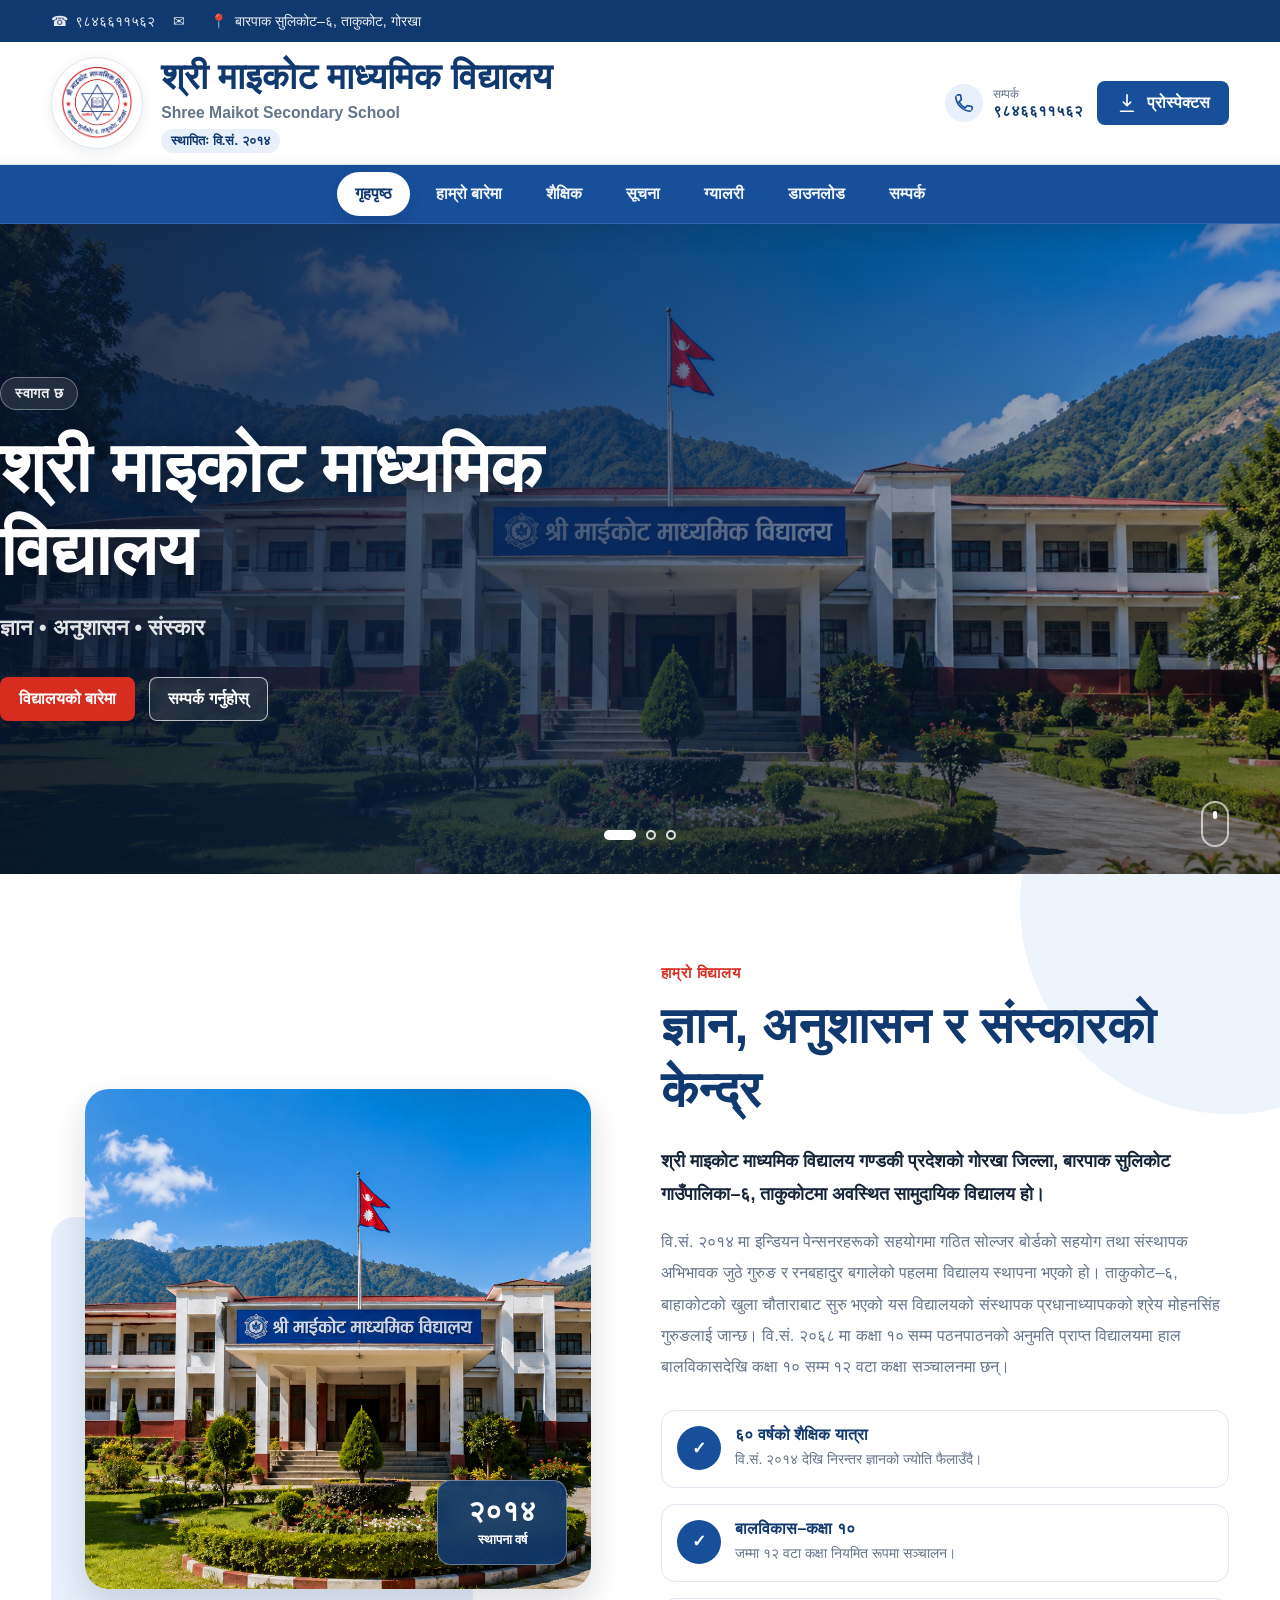
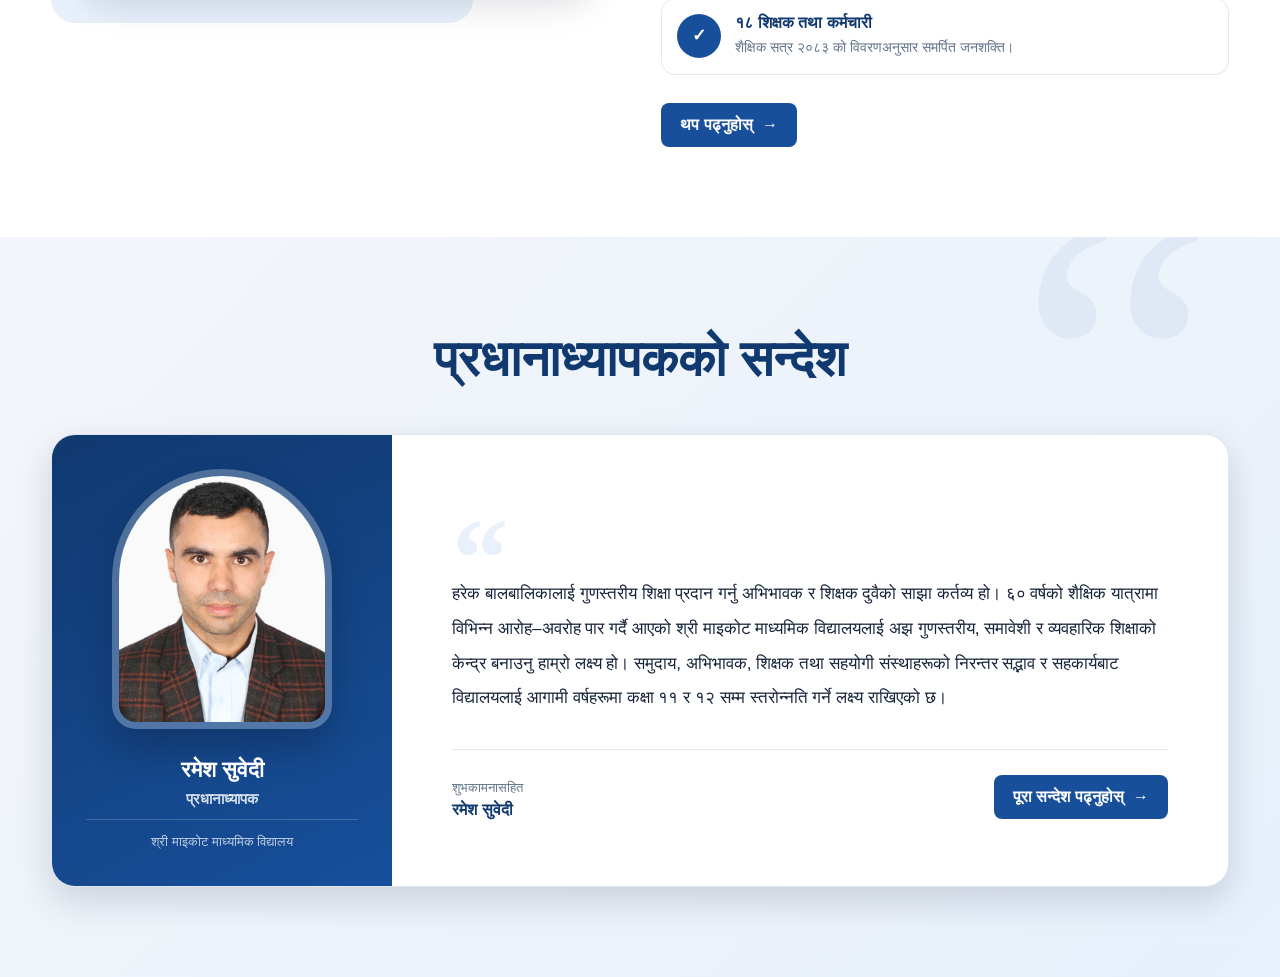
<file: index.html>
<!DOCTYPE html>
<html lang="ne">
<head>

<meta charset="UTF-8">

<meta
name="viewport"
content="width=device-width, initial-scale=1.0">

<title>Loading...</title>

<link rel="stylesheet" href="css/variables.css">
<link rel="stylesheet" href="css/style.css">
<link rel="stylesheet" href="css/responsive.css">

</head>

<body>
<div id="preloaderComponent"></div>
<div id="topbarComponent"></div>
<div id="headerComponent"></div>
<div id="navbarComponent"></div>

<main id="mainContent">

  <section
    id="hero"
    class="hero"
    aria-label="विद्यालय परिचय"
  >
    <div
      id="heroSlides"
      class="hero-slides"
      aria-hidden="true"
    ></div>

    <div class="hero-overlay"></div>

    <div class="container hero-inner">

      <div class="hero-content">

        <p class="hero-eyebrow">
          स्वागत छ
        </p>

        <h2
          id="heroTitle"
          class="hero-title"
        ></h2>

        <p
          id="heroSubtitle"
          class="hero-subtitle"
        ></p>

        <div class="hero-actions">

          <a
            id="heroPrimaryButton"
            class="btn btn-primary hero-primary-button"
            href="#"
          ></a>

          <a
            id="heroSecondaryButton"
            class="btn btn-outline-light"
            href="#"
          ></a>

        </div>

      </div>

    </div>

    <div
      id="heroDots"
      class="hero-dots"
      aria-label="स्लाइड चयन"
    ></div>

    <a
      class="hero-scroll"
      href="#homeContent"
      aria-label="तल जानुहोस्"
    >
      <span></span>
    </a>

  </section>

  <section
  id="aboutSchool"
  class="about-section section"
>
  <div class="container">

    <div class="about-grid">

      <div class="about-media">

        <div class="about-image-wrap">
          <img
            class="about-image"
            src="assets/images/about/about-school.jpg"
            alt="श्री माइकोट माध्यमिक विद्यालयको भवन"
            loading="lazy"
          >

          <div class="about-established-card">
            <strong>२०१४</strong>
            <span>स्थापना वर्ष</span>
          </div>
        </div>

        <div class="about-decoration" aria-hidden="true"></div>

      </div>

      <div class="about-content">

        <p class="section-eyebrow">
          हाम्रो विद्यालय
        </p>

        <h2 class="section-title">
          ज्ञान, अनुशासन र संस्कारको केन्द्र
        </h2>

        <p class="about-lead">
          श्री माइकोट माध्यमिक विद्यालय गण्डकी प्रदेशको गोरखा जिल्ला,
          बारपाक सुलिकोट गाउँपालिका–६, ताकुकोटमा अवस्थित सामुदायिक विद्यालय हो।
        </p>

        <p class="about-description">
          वि.सं. २०१४ मा इन्डियन पेन्सनरहरूको सहयोगमा गठित सोल्जर बोर्डको
          सहयोग तथा संस्थापक अभिभावक जुठे गुरुङ र रनबहादुर बगालेको पहलमा
          विद्यालय स्थापना भएको हो। ताकुकोट–६, बाहाकोटको खुला चौताराबाट
          सुरु भएको यस विद्यालयको संस्थापक प्रधानाध्यापकको श्रेय मोहनसिंह
          गुरुङलाई जान्छ। वि.सं. २०६८ मा कक्षा १० सम्म पठनपाठनको अनुमति
          प्राप्त विद्यालयमा हाल बालविकासदेखि कक्षा १० सम्म १२ वटा कक्षा
          सञ्चालनमा छन्।
        </p>

        <div class="about-highlights">

          <article class="about-highlight">
            <div class="about-highlight-icon" aria-hidden="true">
              ✓
            </div>

            <div>
              <h3>६० वर्षको शैक्षिक यात्रा</h3>
              <p>
                वि.सं. २०१४ देखि निरन्तर ज्ञानको ज्योति फैलाउँदै।
              </p>
            </div>
          </article>

          <article class="about-highlight">
            <div class="about-highlight-icon" aria-hidden="true">
              ✓
            </div>

            <div>
              <h3>बालविकास–कक्षा १०</h3>
              <p>
                जम्मा १२ वटा कक्षा नियमित रूपमा सञ्चालन।
              </p>
            </div>
          </article>

          <article class="about-highlight">
            <div class="about-highlight-icon" aria-hidden="true">
              ✓
            </div>

            <div>
              <h3>१८ शिक्षक तथा कर्मचारी</h3>
              <p>
                शैक्षिक सत्र २०८३ को विवरणअनुसार समर्पित जनशक्ति।
              </p>
            </div>
          </article>

        </div>

        <a
          class="btn btn-primary about-button"
          href="about.html"
        >
          थप पढ्नुहोस्
          <span aria-hidden="true">→</span>
        </a>

      </div>

    </div>

  </div>
</section>
<section
  id="principalMessage"
  class="principal-section section"
>
  <div class="container">

    <div class="principal-heading">

      <h2 class="section-title">
        प्रधानाध्यापकको सन्देश
      </h2>

    </div>

    <div class="principal-card">

      <div class="principal-profile">

        <div class="principal-photo-wrap">
          <img
            id="principalPhoto"
            class="principal-photo"
            src=""
            alt=""
            loading="lazy"
          >
        </div>

        <div class="principal-identity">

          <h3
            id="principalName"
            class="principal-name"
          ></h3>

          <p
            id="principalDesignation"
            class="principal-designation"
          ></p>

          <span class="principal-school">
            श्री माइकोट माध्यमिक विद्यालय
          </span>

        </div>

      </div>

      <div class="principal-content">

        <span
          class="principal-quote-icon"
          aria-hidden="true"
        >
          “
        </span>

        <p
          id="principalMessageText"
          class="principal-message"
        ></p>

        <div class="principal-footer">

          <div class="principal-signature">
            <span>शुभकामनासहित</span>

            <strong id="principalSignatureName"></strong>
          </div>

          <a
            id="principalReadMore"
            class="btn btn-primary"
            href="#"
          >
            पूरा सन्देश पढ्नुहोस्
            <span aria-hidden="true">→</span>
          </a>

        </div>

      </div>

    </div>

  </div>
</section>
</main>
</body>

<script src="js/school-config.js"></script>
<script src="js/modules/theme.js"></script>
<script src="js/modules/topbar.js"></script>
<script src="js/modules/header.js"></script>
<script src="js/modules/navbar.js"></script>
<script src="js/modules/hero.js"></script>
<script src="js/modules/principal.js"></script>
<script src="js/component-loader.js"></script>
<script src="js/main.js"></script>
</html>
</file>
<file: css/variables.css>
:root {
  --primary: #174f9b;
  --primary-dark: #10396f;
  --primary-soft: #e7f0fb;

  --accent: #d62d20;
  --white: #ffffff;
  --black: #111827;

  --text: #16243a;
  --muted: #64748b;
  --page-bg: #f3f6fa;

  --border: #dfe7f1;

  --shadow-sm:
    0 4px 14px rgba(15, 23, 42, 0.08);

  --shadow-md:
    0 14px 35px rgba(15, 23, 42, 0.15);

  --radius-sm: 8px;
  --radius-md: 14px;
  --radius-lg: 24px;

  --container-width: 1400px;

  --transition:
    0.3s ease;
}
</file>
<file: css/style.css>
/* =====================================================
   Base Reset
===================================================== */

* {
  box-sizing: border-box;
  margin: 0;
  padding: 0;
}

html {
  scroll-behavior: smooth;
}

body {
  min-height: 100vh;

  font-family:
    "Noto Sans Devanagari",
    "Mukta",
    Arial,
    sans-serif;

  color: var(--text);
  background: var(--page-bg);
}

body.menu-open {
  overflow: hidden;
}

img {
  display: block;
  max-width: 100%;
}

button,
input,
textarea,
select {
  font: inherit;
}

button {
  border: 0;
}

a {
  color: inherit;
  text-decoration: none;
}


/* =====================================================
   Reusable Layout
===================================================== */

.container {
  width: min(1400px, 92%);
  margin-inline: auto;
}


/* =====================================================
   Main Content
===================================================== */

#mainContent {
  min-height: 100vh;
}


/* =====================================================
   Premium Preloader
===================================================== */

.site-preloader {
  position: fixed;
  inset: 0;
  z-index: 99999;

  display: flex;
  align-items: center;
  justify-content: center;

  padding: 24px;

  color: var(--white);

  background:
    radial-gradient(
      circle at top,
      rgba(255, 255, 255, 0.16),
      transparent 38%
    ),
    linear-gradient(
      145deg,
      var(--primary-dark),
      var(--primary)
    );

  transition:
    opacity 0.6s ease,
    visibility 0.6s ease;
}

.site-preloader.is-hidden {
  opacity: 0;
  visibility: hidden;
  pointer-events: none;
}

.preloader-content {
  width: min(100%, 480px);
  text-align: center;
}

.preloader-logo-wrap {
  width: 120px;
  height: 120px;

  display: flex;
  align-items: center;
  justify-content: center;

  margin: 0 auto 22px;
  padding: 12px;

  border-radius: 50%;

  background: var(--white);

  box-shadow:
    0 0 0 8px rgba(255, 255, 255, 0.12),
    0 18px 45px rgba(0, 0, 0, 0.22);

  animation:
    preloaderPulse 1.8s ease-in-out infinite;
}

.preloader-logo {
  width: 100%;
  height: 100%;

  object-fit: contain;
  border-radius: 50%;
}

.preloader-school-name {
  margin-bottom: 8px;

  font-size: clamp(1.45rem, 4vw, 2rem);
  font-weight: 800;
  line-height: 1.45;
}

.preloader-address {
  color: rgba(255, 255, 255, 0.82);
  font-size: 0.98rem;
  line-height: 1.7;
}

.preloader-progress {
  position: relative;

  width: min(100%, 300px);
  height: 5px;

  margin: 26px auto 14px;

  overflow: hidden;

  border-radius: 999px;
  background: rgba(255, 255, 255, 0.2);
}

.preloader-progress span {
  position: absolute;
  top: 0;
  left: -45%;

  width: 45%;
  height: 100%;

  border-radius: inherit;
  background: var(--white);

  animation:
    preloaderLoading 1.25s ease-in-out infinite;
}

.preloader-text {
  color: rgba(255, 255, 255, 0.75);
  font-size: 0.88rem;
}

@keyframes preloaderPulse {
  0%,
  100% {
    transform: scale(1);
  }

  50% {
    transform: scale(1.06);
  }
}

@keyframes preloaderLoading {
  from {
    left: -45%;
  }

  to {
    left: 105%;
  }
}


/* =====================================================
   Top Information Bar
===================================================== */

.topbar {
  position: relative;
  z-index: 1000;

  color: var(--white);
  background: var(--primary-dark);

  font-size: 0.88rem;
}

.topbar-inner {
  min-height: 42px;

  display: flex;
  align-items: center;
  justify-content: space-between;
  gap: 24px;
}

.topbar-contact,
.topbar-social {
  display: flex;
  align-items: center;
  gap: 18px;
}

.topbar-item {
  display: inline-flex;
  align-items: center;
  gap: 7px;

  color: rgba(255, 255, 255, 0.9);
}

a.topbar-item,
.topbar-social a {
  transition: color var(--transition);
}

a.topbar-item:hover,
.topbar-social a:hover {
  color: var(--white);
}

.topbar-social a {
  color: rgba(255, 255, 255, 0.82);
}


/* =====================================================
   Reusable Buttons
===================================================== */

.btn {
  min-height: 44px;

  display: inline-flex;
  align-items: center;
  justify-content: center;
  gap: 9px;

  padding: 10px 18px;

  border: 1px solid transparent;
  border-radius: var(--radius-sm);

  font-weight: 700;
  line-height: 1;

  cursor: pointer;

  transition:
    background var(--transition),
    color var(--transition),
    border-color var(--transition),
    transform var(--transition);
}

.btn:hover {
  transform: translateY(-2px);
}

.btn-primary {
  color: var(--white);
  background: var(--primary);
}

.btn-primary:hover {
  background: var(--primary-dark);
}


/* =====================================================
   Main School Header
===================================================== */

.site-header {
  position: relative;
  z-index: 900;

  background: var(--white);
  border-bottom: 1px solid var(--border);

  box-shadow: var(--shadow-sm);
}

.header-inner {
  min-height: 122px;

  display: flex;
  align-items: center;
  justify-content: space-between;
  gap: 32px;
}

.school-brand {
  min-width: 0;

  display: flex;
  align-items: center;
  gap: 18px;
}

.header-logo-wrap {
  width: 92px;
  height: 92px;
  flex: 0 0 92px;

  display: flex;
  align-items: center;
  justify-content: center;

  padding: 8px;

  border: 1px solid var(--border);
  border-radius: 50%;

  background: var(--white);
  box-shadow: var(--shadow-sm);
}

.header-logo {
  width: 100%;
  height: 100%;

  object-fit: contain;
  border-radius: 50%;
}

.header-school-info {
  min-width: 0;
}

.header-school-name {
  color: var(--primary-dark);

  font-size: clamp(1.55rem, 3vw, 2.25rem);
  font-weight: 800;
  line-height: 1.35;
}

.header-school-name-en {
  margin-top: 3px;

  color: var(--muted);
  font-size: 0.98rem;
  font-weight: 600;
}

.header-established {
  display: inline-flex;

  margin-top: 7px;
  padding: 4px 10px;

  border-radius: 999px;

  color: var(--primary-dark);
  background: var(--primary-soft);

  font-size: 0.82rem;
  font-weight: 700;
}

.header-actions {
  flex: 0 0 auto;

  display: flex;
  align-items: center;
  gap: 14px;
}

.header-action {
  display: inline-flex;
  align-items: center;
  gap: 10px;

  color: var(--text);
}

.header-action svg,
.header-download svg {
  width: 22px;
  height: 22px;

  fill: none;
  stroke: currentColor;
  stroke-width: 1.8;
  stroke-linecap: round;
  stroke-linejoin: round;
}

.header-call svg {
  width: 38px;
  height: 38px;

  padding: 8px;

  color: var(--primary);
  background: var(--primary-soft);

  border-radius: 50%;
}

.header-call span {
  display: flex;
  flex-direction: column;
  gap: 2px;
}

.header-call small {
  color: var(--muted);
  font-size: 0.74rem;
}

.header-call strong {
  color: var(--primary-dark);
  font-size: 0.92rem;
}


/* =====================================================
   Navbar
===================================================== */

.navbar {
  position: sticky;
  top: 0;
  z-index: 5000;

  width: 100%;

  color: var(--white);
  background: var(--primary);

  border-bottom:
    1px solid rgba(255, 255, 255, 0.12);

  box-shadow:
    0 8px 22px rgba(15, 23, 42, 0.12);
}

.navbar-inner {
  position: relative;

  min-height: 58px;

  display: flex;
  align-items: center;
  justify-content: center;
}

.menu-toggle {
  display: none;

  width: 44px;
  height: 44px;

  align-items: center;
  justify-content: center;

  padding: 0;

  border: 1px solid rgba(255, 255, 255, 0.22);
  border-radius: 9px;

  color: var(--white);
  background: rgba(255, 255, 255, 0.1);

  font-size: 1.65rem;
  line-height: 1;

  cursor: pointer;

  transition:
    background var(--transition),
    border-color var(--transition),
    transform var(--transition);
}

.menu-toggle:hover {
  background: rgba(255, 255, 255, 0.18);
  border-color: rgba(255, 255, 255, 0.4);
}

.menu-toggle:active {
  transform: scale(0.96);
}

.menu-toggle:focus-visible,
.nav-menu a:focus-visible {
  outline: 3px solid #ffd54a;
  outline-offset: 3px;
}

.nav-menu {
  display: flex;
  align-items: center;
  justify-content: center;
  gap: 8px;

  list-style: none;
}

.nav-menu li {
  position: relative;
}

.nav-menu a {
  min-height: 44px;

  display: flex;
  align-items: center;
  justify-content: center;

  padding: 8px 18px;

  border-radius: 999px;

  color: rgba(255, 255, 255, 0.94);

  font-size: 1rem;
  font-weight: 700;
  line-height: 1.2;

  transition:
    color var(--transition),
    background var(--transition),
    transform var(--transition);
}

.nav-menu a:hover {
  color: var(--white);
  background: rgba(255, 255, 255, 0.14);

  transform: translateY(-1px);
}

.nav-menu a.active,
.nav-menu a[aria-current="page"] {
  color: var(--primary-dark);
  background: var(--white);

  box-shadow:
    0 5px 14px rgba(15, 23, 42, 0.14);
}


/* =====================================================
   Hero Section
===================================================== */

.hero {
  position: relative;

  min-height: 650px;

  display: flex;
  align-items: center;

  overflow: hidden;

  color: var(--white);
  background: var(--primary-dark);
}

.hero-slides,
.hero-slide,
.hero-overlay {
  position: absolute;
  inset: 0;
}

.hero-slide {
  opacity: 0;

  background-position: center;
  background-repeat: no-repeat;
  background-size: cover;

  transform: scale(1.06);

  transition:
    opacity 1s ease,
    transform 7s ease;
}

.hero-slide.is-active {
  opacity: 1;
  transform: scale(1);
}

.hero-overlay {
  z-index: 1;

  background:
    linear-gradient(
      90deg,
      rgba(6, 20, 45, 0.88) 0%,
      rgba(10, 35, 72, 0.7) 42%,
      rgba(7, 25, 55, 0.22) 100%
    ),
    linear-gradient(
      0deg,
      rgba(0, 0, 0, 0.35),
      transparent 55%
    );
}

.hero-inner {
  position: relative;
  z-index: 2;

  width: 100%;
}

.hero-content {
  max-width: 760px;
  padding-block: 90px;
}

.hero-eyebrow {
  display: inline-flex;

  margin-bottom: 16px;
  padding: 7px 14px;

  border: 1px solid rgba(255, 255, 255, 0.35);
  border-radius: 999px;

  color: rgba(255, 255, 255, 0.92);
  background: rgba(255, 255, 255, 0.1);

  font-size: 0.9rem;
  font-weight: 700;
  letter-spacing: 0.04em;

  backdrop-filter: blur(8px);
}

.hero-title {
  max-width: 720px;

  font-size: clamp(2.5rem, 5.5vw, 4.8rem);
  font-weight: 800;
  line-height: 1.18;

  text-shadow:
    0 5px 25px rgba(0, 0, 0, 0.35);
}

.hero-subtitle {
  margin-top: 18px;

  color: rgba(255, 255, 255, 0.88);

  font-size: clamp(1.05rem, 2vw, 1.35rem);
  font-weight: 600;
  line-height: 1.7;
}

.hero-actions {
  display: flex;
  flex-wrap: wrap;
  gap: 14px;

  margin-top: 30px;
}

.hero-primary-button {
  background: var(--accent);
}

.hero-primary-button:hover {
  background: var(--primary-dark);
}

.btn-outline-light {
  color: var(--white);
  border-color: rgba(255, 255, 255, 0.7);
  background: rgba(255, 255, 255, 0.08);

  backdrop-filter: blur(8px);
}

.btn-outline-light:hover {
  color: var(--primary-dark);
  background: var(--white);
  border-color: var(--white);
}

.hero-dots {
  position: absolute;
  left: 50%;
  bottom: 34px;
  z-index: 3;

  display: flex;
  align-items: center;
  gap: 10px;

  transform: translateX(-50%);
}

.hero-dot {
  width: 10px;
  height: 10px;

  padding: 0;

  border: 2px solid rgba(255, 255, 255, 0.85);
  border-radius: 50%;

  background: transparent;

  cursor: pointer;

  transition:
    width var(--transition),
    border-radius var(--transition),
    background var(--transition);
}

.hero-dot.is-active {
  width: 32px;

  border-radius: 999px;
  background: var(--white);
}

.hero-scroll {
  position: absolute;
  right: 4%;
  bottom: 27px;
  z-index: 3;

  width: 28px;
  height: 46px;

  display: flex;
  justify-content: center;

  border: 2px solid rgba(255, 255, 255, 0.65);
  border-radius: 999px;
}

.hero-scroll span {
  width: 4px;
  height: 8px;

  margin-top: 8px;

  border-radius: 999px;
  background: var(--white);

  animation:
    heroScrollIndicator 1.7s infinite;
}

@keyframes heroScrollIndicator {
  0% {
    opacity: 0;
    transform: translateY(0);
  }

  40% {
    opacity: 1;
  }

  100% {
    opacity: 0;
    transform: translateY(18px);
  }
}
/* =====================================================
   Reusable Sections
===================================================== */

.section {
  padding: 90px 0;
}

.section-eyebrow {
  display: inline-flex;

  margin-bottom: 12px;

  color: var(--accent);

  font-size: 0.92rem;
  font-weight: 800;
  letter-spacing: 0.05em;
}

.section-title {
  max-width: 720px;

  color: var(--primary-dark);

  font-size: clamp(2rem, 4vw, 3.1rem);
  font-weight: 800;
  line-height: 1.3;
}


/* =====================================================
   About School Section
===================================================== */

.about-section {
  position: relative;
  overflow: hidden;

  background: var(--white);
}

.about-section::before {
  content: "";

  position: absolute;
  top: -180px;
  right: -160px;

  width: 420px;
  height: 420px;

  border-radius: 50%;

  background: var(--primary-soft);
  opacity: 0.7;
}

.about-grid {
  position: relative;
  z-index: 1;

  display: grid;
  grid-template-columns: minmax(0, 1fr) minmax(0, 1.05fr);
  align-items: center;
  gap: 70px;
}

.about-media {
  position: relative;

  padding: 0 0 34px 34px;
}

.about-image-wrap {
  position: relative;
  z-index: 2;

  min-height: 500px;

  overflow: hidden;

  border-radius: var(--radius-lg);

  box-shadow: var(--shadow-md);
}

.about-image {
  width: 100%;
  height: 100%;
  min-height: 500px;

  object-fit: cover;

  transition: transform 0.6s ease;
}

.about-image-wrap:hover .about-image {
  transform: scale(1.035);
}

.about-established-card {
  position: absolute;
  right: 24px;
  bottom: 24px;

  min-width: 130px;

  display: flex;
  flex-direction: column;
  align-items: center;

  padding: 16px 20px;

  border: 1px solid rgba(255, 255, 255, 0.35);
  border-radius: var(--radius-md);

  color: var(--white);
  background: rgba(16, 57, 111, 0.88);

  box-shadow: var(--shadow-md);

  backdrop-filter: blur(10px);
}

.about-established-card strong {
  font-size: 1.8rem;
  line-height: 1;
}

.about-established-card span {
  margin-top: 6px;

  font-size: 0.8rem;
  font-weight: 700;
}

.about-decoration {
  position: absolute;
  left: 0;
  bottom: 0;

  width: 78%;
  height: 76%;

  border-radius: var(--radius-lg);

  background: var(--primary-soft);
}

.about-content {
  position: relative;
}

.about-lead {
  margin-top: 22px;

  color: var(--text);

  font-size: 1.12rem;
  font-weight: 700;
  line-height: 1.85;
}

.about-description {
  margin-top: 15px;

  color: var(--muted);

  font-size: 1rem;
  line-height: 1.95;
}

.about-highlights {
  display: grid;
  gap: 16px;

  margin-top: 28px;
}

.about-highlight {
  display: grid;
  grid-template-columns: 44px 1fr;
  gap: 14px;

  padding: 15px;

  border: 1px solid var(--border);
  border-radius: var(--radius-md);

  background: var(--white);

  transition:
    border-color var(--transition),
    box-shadow var(--transition),
    transform var(--transition);
}

.about-highlight:hover {
  border-color: var(--primary);

  box-shadow: var(--shadow-sm);

  transform: translateX(5px);
}

.about-highlight-icon {
  width: 44px;
  height: 44px;

  display: flex;
  align-items: center;
  justify-content: center;

  border-radius: 50%;

  color: var(--white);
  background: var(--primary);

  font-size: 1.05rem;
  font-weight: 800;
}

.about-highlight h3 {
  color: var(--primary-dark);

  font-size: 1rem;
  font-weight: 800;
}

.about-highlight p {
  margin-top: 4px;

  color: var(--muted);

  font-size: 0.9rem;
  line-height: 1.65;
}

.about-button {
  margin-top: 28px;
}
/* =====================================================
   Principal Message Section
===================================================== */

.principal-section {
  position: relative;
  overflow: hidden;

  background:
    linear-gradient(
      135deg,
      var(--page-bg),
      var(--primary-soft)
    );
}

.principal-section::before {
  content: "“";

  position: absolute;
  top: -90px;
  right: 5%;

  color: rgba(23, 79, 155, 0.06);

  font-family: Georgia, serif;
  font-size: 28rem;
  line-height: 1;

  pointer-events: none;
}

.principal-heading {
  position: relative;
  z-index: 1;

  max-width: 700px;
  margin: 0 auto 42px;

  text-align: center;
}

.principal-heading .section-title {
  margin-inline: auto;
}

.principal-card {
  position: relative;
  z-index: 1;

  display: grid;
  grid-template-columns: 340px minmax(0, 1fr);

  overflow: hidden;

  border: 1px solid var(--border);
  border-radius: var(--radius-lg);

  background: var(--white);

  box-shadow: var(--shadow-md);
}

.principal-profile {
  display: flex;
  flex-direction: column;

  padding: 34px;

  color: var(--white);

  background:
    linear-gradient(
      155deg,
      var(--primary-dark),
      var(--primary)
    );
}

.principal-photo-wrap {
  width: 220px;
  height: 260px;

  margin: 0 auto;

  overflow: hidden;

  border: 7px solid rgba(255, 255, 255, 0.18);
  border-radius:
    110px 110px var(--radius-lg) var(--radius-lg);

  background: rgba(255, 255, 255, 0.1);

  box-shadow:
    0 20px 35px rgba(0, 0, 0, 0.2);
}

.principal-photo {
  width: 100%;
  height: 100%;

  object-fit: cover;
  object-position: top center;
}

.principal-identity {
  margin-top: 26px;

  text-align: center;
}

.principal-name {
  font-size: 1.35rem;
  font-weight: 800;
  line-height: 1.4;
}

.principal-designation {
  margin-top: 5px;

  color: rgba(255, 255, 255, 0.82);

  font-size: 0.95rem;
  font-weight: 700;
}

.principal-school {
  display: block;

  margin-top: 11px;
  padding-top: 11px;

  border-top:
    1px solid rgba(255, 255, 255, 0.18);

  color: rgba(255, 255, 255, 0.72);

  font-size: 0.82rem;
  line-height: 1.6;
}

.principal-content {
  position: relative;

  display: flex;
  flex-direction: column;
  justify-content: center;

  padding: 55px 60px;
}

.principal-quote-icon {
  height: 74px;

  color: var(--primary-soft);

  font-family: Georgia, serif;
  font-size: 7rem;
  font-weight: 700;
  line-height: 1;
}

.principal-message {
  position: relative;

  color: var(--text);

  font-size: 1.08rem;
  line-height: 2;
}

.principal-footer {
  display: flex;
  align-items: flex-end;
  justify-content: space-between;
  gap: 24px;

  margin-top: 34px;
  padding-top: 25px;

  border-top: 1px solid var(--border);
}

.principal-signature {
  display: flex;
  flex-direction: column;
  gap: 5px;
}

.principal-signature span {
  color: var(--muted);

  font-size: 0.82rem;
}

.principal-signature strong {
  color: var(--primary-dark);

  font-size: 1rem;
}
</file>
<file: css/responsive.css>
/* =====================================================
   Topbar: Tablet
===================================================== */

@media (max-width: 900px) {
  .topbar-inner {
    min-height: 46px;
  }

  .topbar-contact {
    gap: 12px;
  }

  .topbar-contact .topbar-item:not(:first-child) {
    display: none;
  }

  .topbar-social {
    gap: 12px;
  }
}


/* =====================================================
   Topbar: Mobile
===================================================== */

@media (max-width: 600px) {
  .topbar-inner {
    justify-content: center;
  }

  .topbar-contact {
    justify-content: center;
  }

  .topbar-social {
    display: none;
  }

  .topbar-contact .topbar-item {
    display: none;
  }

  .topbar-contact .topbar-item:first-child {
    display: inline-flex;
  }
}


/* =====================================================
   Header Responsive
===================================================== */

@media (max-width: 1000px) {
  .header-inner {
    min-height: 108px;
  }

  .header-logo-wrap {
    width: 78px;
    height: 78px;
    flex-basis: 78px;
  }

  .header-download {
    display: none;
  }
}

@media (max-width: 700px) {
  .header-inner {
    min-height: 92px;
    gap: 14px;
  }

  .school-brand {
    gap: 12px;
  }

  .header-logo-wrap {
    width: 64px;
    height: 64px;
    flex-basis: 64px;

    padding: 6px;
  }

  .header-school-name {
    font-size: 1.22rem;
  }

  .header-school-name-en {
    display: none;
  }

  .header-established {
    margin-top: 4px;
    padding: 3px 8px;

    font-size: 0.72rem;
  }

  .header-call span {
    display: none;
  }

  .header-call svg {
    width: 40px;
    height: 40px;
  }
}

@media (max-width: 430px) {
  .header-school-name {
    font-size: 1.05rem;
    line-height: 1.3;
  }

  .header-established {
    font-size: 0.68rem;
  }
}


/* =====================================================
   Navbar Responsive
===================================================== */

@media (max-width: 900px) {
  .navbar-inner {
    min-height: 58px;

    justify-content: flex-end;
  }

  .menu-toggle {
    display: inline-flex;
  }

  .nav-menu {
    position: absolute;
    top: calc(100% + 1px);
    left: 0;
    right: 0;

    display: none;
    flex-direction: column;
    align-items: stretch;
    gap: 5px;

    max-height: calc(100vh - 58px);

    padding: 14px;

    overflow-y: auto;

    background: var(--primary-dark);

    border-top:
      1px solid rgba(255, 255, 255, 0.12);

    box-shadow:
      0 18px 30px rgba(15, 23, 42, 0.22);
  }

  .nav-menu.is-open {
    display: flex;
  }

  .nav-menu li {
    width: 100%;
  }

  .nav-menu a {
    width: 100%;
    min-height: 46px;

    justify-content: flex-start;

    padding: 11px 15px;

    border-radius: 8px;
  }

  .nav-menu a:hover {
    transform: none;
  }

  .nav-menu a.active,
  .nav-menu a[aria-current="page"] {
    color: var(--primary-dark);
    background: var(--white);
  }
}

@media (max-width: 600px) {
  .navbar-inner {
    width: 92%;
  }
}


/* =====================================================
   Hero Responsive
===================================================== */

@media (max-width: 900px) {
  .hero {
    min-height: 580px;
  }

  .hero-overlay {
    background:
      linear-gradient(
        90deg,
        rgba(6, 20, 45, 0.88),
        rgba(8, 28, 60, 0.58)
      );
  }

  .hero-content {
    max-width: 650px;
    padding-block: 75px;
  }
}

@media (max-width: 600px) {
  .hero {
    min-height: 520px;
  }

  .hero-content {
    padding-block: 60px 95px;
  }

  .hero-title {
    font-size: 2.15rem;
  }

  .hero-subtitle {
    font-size: 1rem;
  }

  .hero-actions {
    max-width: 260px;

    align-items: stretch;
    flex-direction: column;
  }

  .hero-actions .btn {
    width: 100%;
  }

  .hero-scroll {
    display: none;
  }

  .hero-dots {
    bottom: 28px;
  }
}
/* =====================================================
   About Section Responsive
===================================================== */

@media (max-width: 1000px) {
  .section {
    padding: 75px 0;
  }

  .about-grid {
    grid-template-columns: 1fr;
    gap: 52px;
  }

  .about-media {
    width: min(100%, 760px);
    margin-inline: auto;
  }

  .about-image-wrap,
  .about-image {
    min-height: 440px;
  }
}

@media (max-width: 600px) {
  .section {
    padding: 60px 0;
  }

  .section-title {
    font-size: 2rem;
  }

  .about-media {
    padding: 0 0 20px 20px;
  }

  .about-image-wrap,
  .about-image {
    min-height: 330px;
  }

  .about-established-card {
    right: 14px;
    bottom: 14px;

    min-width: 110px;

    padding: 13px 16px;
  }

  .about-established-card strong {
    font-size: 1.45rem;
  }

  .about-lead {
    font-size: 1.02rem;
  }

  .about-description {
    font-size: 0.95rem;
  }

  .about-highlight {
    grid-template-columns: 40px 1fr;

    padding: 13px;
  }

  .about-highlight-icon {
    width: 40px;
    height: 40px;
  }

  .about-button {
    width: 100%;
  }
}
/* =====================================================
   Principal Message Responsive
===================================================== */

@media (max-width: 1000px) {
  .principal-card {
    grid-template-columns: 290px minmax(0, 1fr);
  }

  .principal-profile {
    padding: 30px 24px;
  }

  .principal-photo-wrap {
    width: 190px;
    height: 230px;
  }

  .principal-content {
    padding: 45px 40px;
  }
}

@media (max-width: 760px) {
  .principal-card {
    grid-template-columns: 1fr;
  }

  .principal-profile {
    padding: 35px 24px;
  }

  .principal-content {
    padding: 40px 30px;
  }
}

@media (max-width: 600px) {
  .principal-heading {
    margin-bottom: 30px;
  }

  .principal-photo-wrap {
    width: 170px;
    height: 205px;
  }

  .principal-content {
    padding: 34px 22px;
  }

  .principal-quote-icon {
    height: 55px;
    font-size: 5.5rem;
  }

  .principal-message {
    font-size: 0.98rem;
    line-height: 1.9;
  }

  .principal-footer {
    align-items: stretch;
    flex-direction: column;
  }

  .principal-footer .btn {
    width: 100%;
  }
}
</file>
